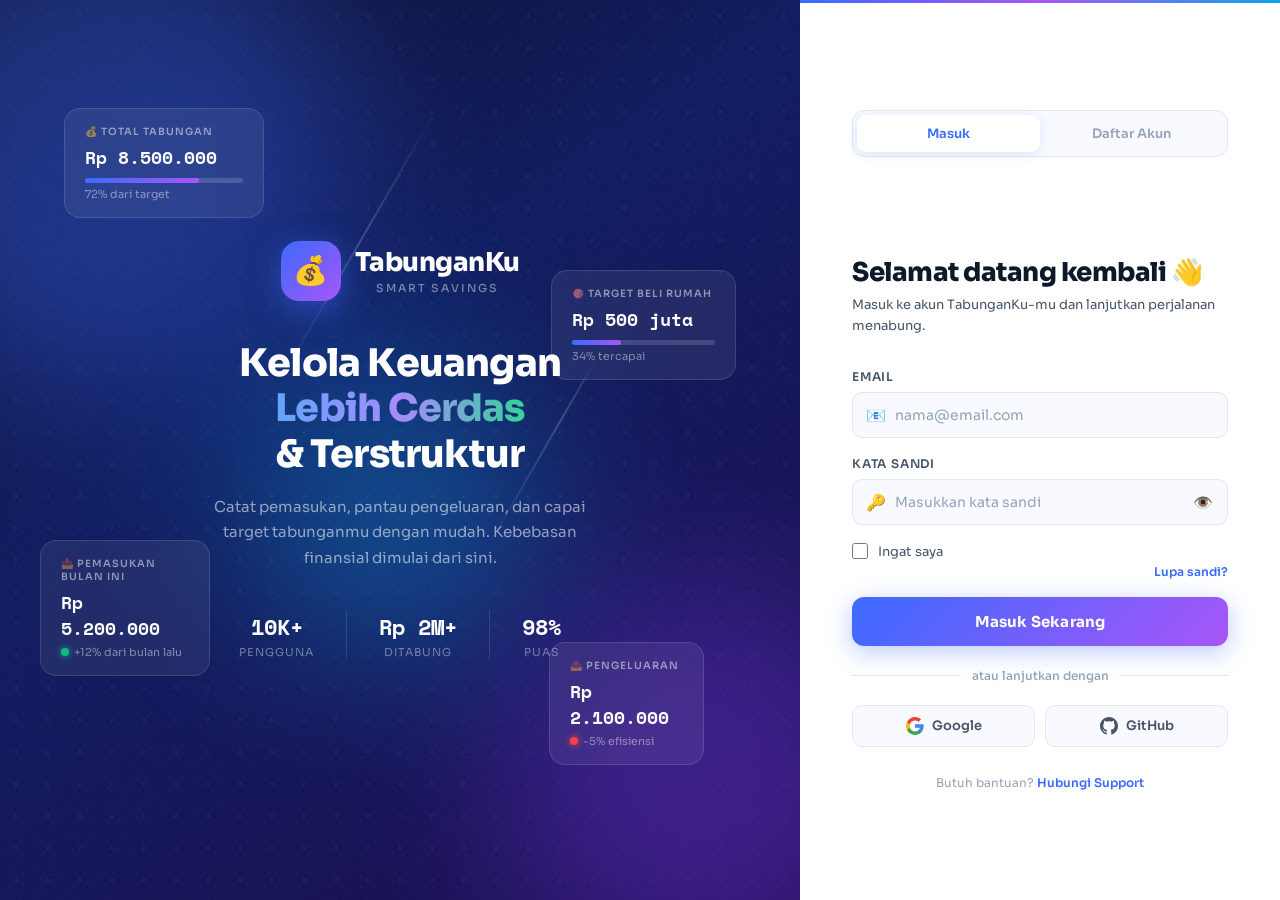
<file: auth.html>
<!DOCTYPE html>
<html lang="id">
<head>
  <meta charset="UTF-8" />
  <meta name="viewport" content="width=device-width, initial-scale=1.0" />
  <title>TabunganKu — Masuk</title>
  <link rel="preconnect" href="https://fonts.googleapis.com" />
  <link href="https://fonts.googleapis.com/css2?family=Sora:wght@300;400;500;600;700;800&family=Space+Mono:wght@400;700&display=swap" rel="stylesheet" />
  <style>
    /* ===== RESET & BASE ===== */
    *, *::before, *::after { box-sizing: border-box; margin: 0; padding: 0; }

    :root {
      --blue:       #3b6bff;
      --blue2:      #5b87ff;
      --purple:     #7c3aed;
      --purple2:    #a855f7;
      --teal:       #0ea5e9;
      --green:      #10b981;
      --text:       #0f172a;
      --text2:      #475569;
      --text3:      #94a3b8;
      --surface:    #ffffff;
      --border:     #e2e8f0;
      --bg:         #f8faff;
      --error:      #ef4444;
      --success:    #10b981;
    }

    html, body {
      height: 100%;
      font-family: 'Sora', sans-serif;
      background: var(--bg);
      color: var(--text);
      overflow-x: hidden;
    }

    /* ===== LAYOUT WRAPPER ===== */
    .auth-wrapper {
      display: grid;
      grid-template-columns: 1fr 480px;
      min-height: 100vh;
    }

    /* ============================================
       LEFT PANEL — Ilustrasi & Branding
    ============================================ */
    .left-panel {
      position: relative;
      background: linear-gradient(145deg, #0a0e2e 0%, #0d1b5e 40%, #1a0a4e 100%);
      overflow: hidden;
      display: flex;
      flex-direction: column;
      justify-content: center;
      align-items: center;
      padding: 60px 48px;
    }

    /* Mesh gradient blobs */
    .blob {
      position: absolute;
      border-radius: 50%;
      filter: blur(80px);
      opacity: 0.35;
      animation: blobFloat 8s ease-in-out infinite;
    }
    .blob-1 { width: 500px; height: 500px; background: #3b6bff; top: -100px; left: -150px; animation-delay: 0s; }
    .blob-2 { width: 400px; height: 400px; background: #7c3aed; bottom: -80px; right: -100px; animation-delay: 3s; }
    .blob-3 { width: 300px; height: 300px; background: #0ea5e9; top: 40%; left: 30%; animation-delay: 1.5s; }

    @keyframes blobFloat {
      0%, 100% { transform: translate(0, 0) scale(1); }
      33%       { transform: translate(20px, -30px) scale(1.05); }
      66%       { transform: translate(-15px, 20px) scale(.97); }
    }

    /* Noise texture overlay */
    .noise {
      position: absolute; inset: 0;
      background-image: url("data:image/svg+xml,%3Csvg viewBox='0 0 256 256' xmlns='http://www.w3.org/2000/svg'%3E%3Cfilter id='noise'%3E%3CfeTurbulence type='fractalNoise' baseFrequency='0.9' numOctaves='4' stitchTiles='stitch'/%3E%3C/filter%3E%3Crect width='100%25' height='100%25' filter='url(%23noise)' opacity='0.04'/%3E%3C/svg%3E");
      pointer-events: none; z-index: 0;
    }

    /* Floating cards */
    .float-cards { position: absolute; inset: 0; pointer-events: none; z-index: 1; }

    .fcard {
      position: absolute;
      background: rgba(255,255,255,0.07);
      border: 1px solid rgba(255,255,255,0.12);
      border-radius: 16px;
      backdrop-filter: blur(12px);
      padding: 16px 20px;
      animation: cardFloat linear infinite;
    }

    .fcard-1 { width: 200px; top: 12%; left: 8%;  animation-duration: 14s; animation-delay: 0s; }
    .fcard-2 { width: 170px; top: 60%; left: 5%;  animation-duration: 18s; animation-delay: 2s; }
    .fcard-3 { width: 185px; top: 30%; right: 8%; animation-duration: 16s; animation-delay: 1s; }
    .fcard-4 { width: 155px; bottom: 15%; right: 12%; animation-duration: 12s; animation-delay: 3s; }

    @keyframes cardFloat {
      0%, 100% { transform: translateY(0px) rotate(-1deg); }
      50%       { transform: translateY(-18px) rotate(1deg); }
    }

    .fcard-label { font-size: 10px; font-weight: 600; color: rgba(255,255,255,.5); text-transform: uppercase; letter-spacing: 1px; margin-bottom: 6px; }
    .fcard-value { font-family: 'Space Mono', monospace; font-size: 18px; font-weight: 700; color: white; }
    .fcard-sub   { font-size: 11px; color: rgba(255,255,255,.45); margin-top: 4px; }
    .fcard-dot   { display: inline-block; width: 8px; height: 8px; border-radius: 50%; margin-right: 5px; }
    .dot-green   { background: #10b981; box-shadow: 0 0 6px #10b981; }
    .dot-red     { background: #ef4444; box-shadow: 0 0 6px #ef4444; }

    /* Progress mini in card */
    .fcard-bar-wrap { background: rgba(255,255,255,.15); border-radius: 99px; height: 5px; margin-top: 8px; }
    .fcard-bar      { height: 5px; border-radius: 99px; background: linear-gradient(90deg,#3b6bff,#a855f7); }

    /* Grid dots pattern */
    .dot-grid {
      position: absolute; inset: 0;
      background-image: radial-gradient(circle, rgba(255,255,255,.12) 1px, transparent 1px);
      background-size: 32px 32px;
      pointer-events: none; z-index: 0;
    }

    /* Diagonal line accent */
    .diag-line {
      position: absolute;
      width: 2px; height: 300px;
      background: linear-gradient(180deg, transparent, rgba(255,255,255,.18), transparent);
      transform: rotate(30deg);
    }
    .diag-1 { top: 10%; left: 45%; }
    .diag-2 { top: 30%; left: 70%; }

    /* Brand content */
    .left-content {
      position: relative; z-index: 2;
      text-align: center; max-width: 420px;
    }

    .brand-logo {
      display: inline-flex; align-items: center; gap: 14px;
      margin-bottom: 40px;
    }
    .brand-logo-icon {
      width: 60px; height: 60px; border-radius: 18px;
      background: linear-gradient(135deg, var(--blue), var(--purple2));
      display: grid; place-items: center;
      font-size: 28px;
      box-shadow: 0 8px 32px rgba(59,107,255,.5);
    }
    .brand-logo-name {
      font-size: 26px; font-weight: 800; color: white; letter-spacing: -.5px;
    }
    .brand-logo-tag {
      font-size: 11px; font-weight: 500; color: rgba(255,255,255,.45);
      text-transform: uppercase; letter-spacing: 2px; margin-top: 2px;
    }

    .left-headline {
      font-size: 38px; font-weight: 800; color: white;
      line-height: 1.2; letter-spacing: -.8px; margin-bottom: 16px;
    }
    .left-headline span {
      background: linear-gradient(90deg, #60a5fa, #a78bfa, #34d399);
      -webkit-background-clip: text; -webkit-text-fill-color: transparent; background-clip: text;
    }

    .left-sub { font-size: 15px; color: rgba(255,255,255,.55); line-height: 1.7; margin-bottom: 40px; }

    .left-stats {
      display: flex; gap: 32px; justify-content: center;
    }
    .lstat { text-align: center; }
    .lstat-value { font-family: 'Space Mono', monospace; font-size: 22px; font-weight: 700; color: white; }
    .lstat-label { font-size: 11px; color: rgba(255,255,255,.4); margin-top: 2px; text-transform: uppercase; letter-spacing: 1px; }
    .lstat-div   { width: 1px; background: rgba(255,255,255,.12); }

    /* Animated number */
    @keyframes numCount {
      from { opacity: 0; transform: translateY(10px); }
      to   { opacity: 1; transform: translateY(0); }
    }
    .lstat-value { animation: numCount .8s ease both; }

    /* ============================================
       RIGHT PANEL — Auth Form
    ============================================ */
    .right-panel {
      background: var(--surface);
      display: flex;
      flex-direction: column;
      justify-content: center;
      padding: 48px 52px;
      position: relative;
      overflow-y: auto;
    }

    /* Subtle top stripe */
    .right-panel::before {
      content: '';
      position: absolute; top: 0; left: 0; right: 0; height: 3px;
      background: linear-gradient(90deg, var(--blue), var(--purple2), var(--teal));
    }

    /* Tab switcher */
    .tab-bar {
      display: flex;
      background: var(--bg);
      border-radius: 12px;
      padding: 4px;
      margin-bottom: 36px;
      border: 1px solid var(--border);
    }

    .tab-btn {
      flex: 1; padding: 10px 16px;
      border: none; background: none;
      font-family: 'Sora', sans-serif;
      font-size: 13px; font-weight: 600;
      color: var(--text3);
      border-radius: 9px;
      cursor: pointer;
      transition: all .25s ease;
    }

    .tab-btn.active {
      background: white;
      color: var(--blue);
      box-shadow: 0 2px 12px rgba(59,107,255,.15);
    }

    /* Form title */
    .form-title    { font-size: 26px; font-weight: 800; letter-spacing: -.5px; margin-bottom: 6px; }
    .form-subtitle { font-size: 13px; color: var(--text2); margin-bottom: 32px; line-height: 1.6; }
    .form-subtitle a { color: var(--blue); text-decoration: none; font-weight: 600; }

    /* Input fields */
    .field { margin-bottom: 18px; }

    .field-label {
      display: block;
      font-size: 12px; font-weight: 600;
      color: var(--text2); text-transform: uppercase; letter-spacing: .8px;
      margin-bottom: 8px;
    }

    .field-wrap {
      position: relative;
    }

    .field-icon {
      position: absolute; left: 14px; top: 50%; transform: translateY(-50%);
      font-size: 16px; pointer-events: none;
      transition: all .2s;
    }

    .field-input {
      width: 100%;
      background: var(--bg);
      border: 1.5px solid var(--border);
      border-radius: 10px;
      padding: 13px 42px 13px 42px;
      font-family: 'Sora', sans-serif;
      font-size: 14px; color: var(--text);
      outline: none;
      transition: all .25s ease;
    }

    .field-input:focus {
      border-color: var(--blue);
      background: white;
      box-shadow: 0 0 0 4px rgba(59,107,255,.1);
    }

    .field-input::placeholder { color: var(--text3); }

    /* Eye toggle */
    .eye-btn {
      position: absolute; right: 13px; top: 50%; transform: translateY(-50%);
      background: none; border: none; cursor: pointer;
      font-size: 16px; color: var(--text3);
      transition: color .2s;
      padding: 2px;
    }
    .eye-btn:hover { color: var(--blue); }

    /* Password strength */
    .strength-bar {
      display: flex; gap: 4px; margin-top: 8px;
    }
    .strength-seg {
      flex: 1; height: 3px; border-radius: 99px;
      background: var(--border);
      transition: background .4s ease;
    }
    .strength-text { font-size: 11px; color: var(--text3); margin-top: 5px; }

    /* Error message */
    .field-error {
      font-size: 11px; color: var(--error);
      margin-top: 5px; display: none;
      animation: fadeIn .2s ease;
    }
    .field-error.show { display: block; }

    @keyframes fadeIn { from { opacity:0; transform:translateY(-4px); } to { opacity:1; transform:translateY(0); } }

    /* Checkbox row */
    .check-row {
      display: flex; align-items: center; gap: 10px;
      margin-bottom: 18px; font-size: 13px; color: var(--text2);
    }
    .check-row input[type="checkbox"] {
      width: 16px; height: 16px; accent-color: var(--blue); cursor: pointer;
    }
    .check-row a { color: var(--blue); text-decoration: none; font-weight: 600; }

    .forgot-link {
      font-size: 12px; color: var(--blue); text-decoration: none; font-weight: 600;
      float: right; margin-top: -14px; margin-bottom: 18px;
      transition: opacity .2s;
    }
    .forgot-link:hover { opacity: .7; }

    /* Submit button */
    .btn-submit {
      width: 100%;
      padding: 15px;
      background: linear-gradient(135deg, var(--blue), var(--purple2));
      border: none; border-radius: 12px;
      color: white; font-family: 'Sora', sans-serif;
      font-size: 15px; font-weight: 700;
      cursor: pointer;
      transition: all .28s ease;
      box-shadow: 0 6px 24px rgba(59,107,255,.35);
      position: relative; overflow: hidden;
      letter-spacing: .2px;
    }

    .btn-submit:hover {
      transform: translateY(-2px);
      box-shadow: 0 10px 32px rgba(59,107,255,.5);
    }

    .btn-submit:active { transform: translateY(0); }

    /* Button shimmer */
    .btn-submit::after {
      content: '';
      position: absolute; top: 0; left: -100%; width: 60%; height: 100%;
      background: linear-gradient(90deg, transparent, rgba(255,255,255,.2), transparent);
      transform: skewX(-20deg);
      transition: left .6s ease;
    }
    .btn-submit:hover::after { left: 160%; }

    /* Loading state */
    .btn-submit.loading {
      pointer-events: none; opacity: .8;
    }
    .btn-submit.loading::before {
      content: '';
      display: inline-block; width: 16px; height: 16px;
      border: 2px solid rgba(255,255,255,.4);
      border-top-color: white; border-radius: 50%;
      animation: spin .7s linear infinite;
      margin-right: 8px; vertical-align: middle;
    }
    @keyframes spin { to { transform: rotate(360deg); } }

    /* Divider */
    .or-divider {
      display: flex; align-items: center; gap: 12px;
      margin: 22px 0; color: var(--text3); font-size: 12px; font-weight: 500;
    }
    .or-divider::before, .or-divider::after {
      content: ''; flex: 1; height: 1px; background: var(--border);
    }

    /* Social buttons */
    .social-row { display: flex; gap: 10px; }

    .btn-social {
      flex: 1; padding: 11px;
      background: var(--bg); border: 1.5px solid var(--border);
      border-radius: 10px; cursor: pointer;
      font-family: 'Sora', sans-serif; font-size: 13px; font-weight: 600;
      color: var(--text2);
      display: flex; align-items: center; justify-content: center; gap: 8px;
      transition: all .25s;
    }
    .btn-social:hover { border-color: var(--blue); color: var(--blue); background: white; }
    .btn-social img { width: 18px; height: 18px; }

    /* Toast inside form */
    .form-toast {
      background: var(--bg); border: 1.5px solid var(--border);
      border-radius: 10px; padding: 12px 16px;
      font-size: 13px; font-weight: 500;
      display: flex; align-items: center; gap: 10px;
      margin-bottom: 20px;
      opacity: 0; transform: translateY(-8px);
      transition: all .3s ease;
      pointer-events: none;
    }
    .form-toast.show { opacity: 1; transform: translateY(0); pointer-events: auto; }
    .form-toast.success { border-color: var(--success); color: var(--success); background: #f0fdf4; }
    .form-toast.error   { border-color: var(--error);   color: var(--error);   background: #fef2f2; }

    /* Form panels */
    .form-panel { display: none; }
    .form-panel.active { display: block; animation: panelIn .3s ease; }
    @keyframes panelIn { from { opacity:0; transform:translateX(12px); } to { opacity:1; transform:translateX(0); } }

    /* Footer */
    .right-footer {
      margin-top: 28px; text-align: center;
      font-size: 12px; color: var(--text3);
    }
    .right-footer a { color: var(--blue); text-decoration: none; font-weight: 600; }

    /* Avatar upload (register) */
    .avatar-row { display: flex; align-items: center; gap: 16px; margin-bottom: 20px; }
    .avatar-preview {
      width: 56px; height: 56px; border-radius: 16px;
      background: linear-gradient(135deg, var(--blue), var(--purple2));
      display: grid; place-items: center;
      font-size: 24px; flex-shrink: 0;
      overflow: hidden;
    }
    .avatar-preview img { width: 100%; height: 100%; object-fit: cover; }
    .avatar-info { flex: 1; }
    .avatar-info p { font-size: 13px; font-weight: 600; margin-bottom: 2px; }
    .avatar-info span { font-size: 11px; color: var(--text3); }

    /* ===== RESPONSIVE ===== */
    @media (max-width: 900px) {
      .auth-wrapper { grid-template-columns: 1fr; }
      .left-panel { min-height: 280px; padding: 40px 24px; }
      .left-headline { font-size: 26px; }
      .fcard-1, .fcard-2, .fcard-3, .fcard-4 { display: none; }
      .left-stats { gap: 20px; }
      .right-panel { padding: 36px 28px; }
    }

    @media (max-width: 480px) {
      .right-panel { padding: 28px 20px; }
      .form-title { font-size: 22px; }
    }
  </style>
</head>
<body>

<div class="auth-wrapper">

  <!-- ============ LEFT PANEL ============ -->
  <div class="left-panel">
    <div class="noise"></div>
    <div class="dot-grid"></div>
    <div class="blob blob-1"></div>
    <div class="blob blob-2"></div>
    <div class="blob blob-3"></div>
    <div class="diag-line diag-1"></div>
    <div class="diag-line diag-2"></div>

    <!-- Floating Cards -->
    <div class="float-cards">
      <div class="fcard fcard-1">
        <div class="fcard-label">💰 Total Tabungan</div>
        <div class="fcard-value">Rp 8.500.000</div>
        <div class="fcard-bar-wrap"><div class="fcard-bar" style="width:72%"></div></div>
        <div class="fcard-sub">72% dari target</div>
      </div>

      <div class="fcard fcard-2">
        <div class="fcard-label">📥 Pemasukan Bulan Ini</div>
        <div class="fcard-value">Rp 5.200.000</div>
        <div class="fcard-sub"><span class="fcard-dot dot-green"></span>+12% dari bulan lalu</div>
      </div>

      <div class="fcard fcard-3">
        <div class="fcard-label">🎯 Target Beli Rumah</div>
        <div class="fcard-value">Rp 500 juta</div>
        <div class="fcard-bar-wrap"><div class="fcard-bar" style="width:34%"></div></div>
        <div class="fcard-sub">34% tercapai</div>
      </div>

      <div class="fcard fcard-4">
        <div class="fcard-label">📤 Pengeluaran</div>
        <div class="fcard-value">Rp 2.100.000</div>
        <div class="fcard-sub"><span class="fcard-dot dot-red"></span>-5% efisiensi</div>
      </div>
    </div>

    <!-- Main Content -->
    <div class="left-content">
      <div class="brand-logo">
        <div class="brand-logo-icon">💰</div>
        <div>
          <div class="brand-logo-name">TabunganKu</div>
          <div class="brand-logo-tag">Smart Savings</div>
        </div>
      </div>

      <h1 class="left-headline">
        Kelola Keuangan<br/>
        <span>Lebih Cerdas</span><br/>
        & Terstruktur
      </h1>

      <p class="left-sub">
        Catat pemasukan, pantau pengeluaran, dan capai target tabunganmu dengan mudah. Kebebasan finansial dimulai dari sini.
      </p>

      <div class="left-stats">
        <div class="lstat">
          <div class="lstat-value" style="animation-delay:.1s">10K+</div>
          <div class="lstat-label">Pengguna</div>
        </div>
        <div class="lstat-div"></div>
        <div class="lstat">
          <div class="lstat-value" style="animation-delay:.25s">Rp 2M+</div>
          <div class="lstat-label">Ditabung</div>
        </div>
        <div class="lstat-div"></div>
        <div class="lstat">
          <div class="lstat-value" style="animation-delay:.4s">98%</div>
          <div class="lstat-label">Puas</div>
        </div>
      </div>
    </div>
  </div>

  <!-- ============ RIGHT PANEL ============ -->
  <div class="right-panel">

    <!-- Tab bar -->
    <div class="tab-bar">
      <button class="tab-btn active" id="tab-login"    onclick="switchTab('login')">Masuk</button>
      <button class="tab-btn"        id="tab-register" onclick="switchTab('register')">Daftar Akun</button>
    </div>

    <!-- Alert toast -->
    <div class="form-toast" id="form-toast">
      <span id="toast-icon">✅</span>
      <span id="toast-text">Pesan</span>
    </div>

    <!-- ===== LOGIN FORM ===== -->
    <div class="form-panel active" id="panel-login">
      <h2 class="form-title">Selamat datang kembali 👋</h2>
      <p class="form-subtitle">Masuk ke akun TabunganKu-mu dan lanjutkan perjalanan menabung.</p>

      <!-- Email -->
      <div class="field">
        <label class="field-label">Email</label>
        <div class="field-wrap">
          <span class="field-icon">📧</span>
          <input class="field-input" type="email" id="login-email" placeholder="nama@email.com" autocomplete="email" />
        </div>
        <span class="field-error" id="err-login-email">Email tidak valid.</span>
      </div>

      <!-- Password -->
      <div class="field">
        <label class="field-label">Kata Sandi</label>
        <div class="field-wrap">
          <span class="field-icon">🔑</span>
          <input class="field-input" type="password" id="login-pass" placeholder="Masukkan kata sandi" autocomplete="current-password" />
          <button class="eye-btn" onclick="toggleEye('login-pass', this)" type="button">👁️</button>
        </div>
        <span class="field-error" id="err-login-pass">Kata sandi tidak boleh kosong.</span>
      </div>

      <!-- Remember + Forgot -->
      <div class="check-row">
        <input type="checkbox" id="remember" />
        <label for="remember">Ingat saya</label>
      </div>
      <a href="#" class="forgot-link" onclick="forgotPassword(event)">Lupa sandi?</a>

      <!-- Submit -->
      <button class="btn-submit" id="btn-login" onclick="handleLogin()">
        Masuk Sekarang
      </button>

      <div class="or-divider">atau lanjutkan dengan</div>

      <div class="social-row">
        <button class="btn-social" onclick="socialLogin('Google')">
          <svg width="18" height="18" viewBox="0 0 18 18"><path d="M17.64 9.2c0-.637-.057-1.251-.164-1.84H9v3.481h4.844c-.209 1.125-.843 2.078-1.796 2.717v2.258h2.908c1.702-1.567 2.684-3.875 2.684-6.615z" fill="#4285F4"/><path d="M9 18c2.43 0 4.467-.806 5.956-2.184l-2.908-2.258c-.806.54-1.837.86-3.048.86-2.344 0-4.328-1.584-5.036-3.711H.957v2.332C2.438 15.983 5.482 18 9 18z" fill="#34A853"/><path d="M3.964 10.707c-.18-.54-.282-1.117-.282-1.707s.102-1.167.282-1.707V4.961H.957C.347 6.175 0 7.55 0 9s.348 2.825.957 4.039l3.007-2.332z" fill="#FBBC05"/><path d="M9 3.58c1.321 0 2.508.454 3.44 1.345l2.582-2.58C13.463.891 11.426 0 9 0 5.482 0 2.438 2.017.957 4.961L3.964 7.293C4.672 5.166 6.656 3.58 9 3.58z" fill="#EA4335"/></svg>
          Google
        </button>
        <button class="btn-social" onclick="socialLogin('GitHub')">
          <svg width="18" height="18" viewBox="0 0 24 24" fill="currentColor"><path d="M12 0C5.374 0 0 5.373 0 12c0 5.302 3.438 9.8 8.207 11.387.599.111.793-.261.793-.577v-2.234c-3.338.726-4.033-1.416-4.033-1.416-.546-1.387-1.333-1.756-1.333-1.756-1.089-.745.083-.729.083-.729 1.205.084 1.839 1.237 1.839 1.237 1.07 1.834 2.807 1.304 3.492.997.107-.775.418-1.305.762-1.604-2.665-.305-5.467-1.334-5.467-5.931 0-1.311.469-2.381 1.236-3.221-.124-.303-.535-1.524.117-3.176 0 0 1.008-.322 3.301 1.23A11.509 11.509 0 0 1 12 5.803c1.02.005 2.047.138 3.006.404 2.291-1.552 3.297-1.23 3.297-1.23.653 1.653.242 2.874.118 3.176.77.84 1.235 1.911 1.235 3.221 0 4.609-2.807 5.624-5.479 5.921.43.372.823 1.102.823 2.222v3.293c0 .319.192.694.801.576C20.566 21.797 24 17.3 24 12c0-6.627-5.373-12-12-12z"/></svg>
          GitHub
        </button>
      </div>
    </div>

    <!-- ===== REGISTER FORM ===== -->
    <div class="form-panel" id="panel-register">
      <h2 class="form-title">Buat akun baru ✨</h2>
      <p class="form-subtitle">Bergabung dengan TabunganKu dan mulai perjalanan menabungmu hari ini.</p>

      <!-- Nama -->
      <div class="field">
        <label class="field-label">Nama Lengkap</label>
        <div class="field-wrap">
          <span class="field-icon">👤</span>
          <input class="field-input" type="text" id="reg-name" placeholder="Nama kamu" autocomplete="name" />
        </div>
        <span class="field-error" id="err-reg-name">Nama tidak boleh kosong.</span>
      </div>

      <!-- Email -->
      <div class="field">
        <label class="field-label">Email</label>
        <div class="field-wrap">
          <span class="field-icon">📧</span>
          <input class="field-input" type="email" id="reg-email" placeholder="nama@email.com" autocomplete="email" />
        </div>
        <span class="field-error" id="err-reg-email">Masukkan email yang valid.</span>
      </div>

      <!-- Password -->
      <div class="field">
        <label class="field-label">Kata Sandi</label>
        <div class="field-wrap">
          <span class="field-icon">🔑</span>
          <input class="field-input" type="password" id="reg-pass" placeholder="Min. 8 karakter" autocomplete="new-password" oninput="checkStrength(this.value)" />
          <button class="eye-btn" onclick="toggleEye('reg-pass', this)" type="button">👁️</button>
        </div>
        <!-- Strength bar -->
        <div class="strength-bar">
          <div class="strength-seg" id="str-1"></div>
          <div class="strength-seg" id="str-2"></div>
          <div class="strength-seg" id="str-3"></div>
          <div class="strength-seg" id="str-4"></div>
        </div>
        <div class="strength-text" id="str-text">Masukkan kata sandi</div>
        <span class="field-error" id="err-reg-pass">Kata sandi min. 8 karakter.</span>
      </div>

      <!-- Konfirmasi Password -->
      <div class="field">
        <label class="field-label">Konfirmasi Kata Sandi</label>
        <div class="field-wrap">
          <span class="field-icon">🔒</span>
          <input class="field-input" type="password" id="reg-pass2" placeholder="Ulangi kata sandi" autocomplete="new-password" />
          <button class="eye-btn" onclick="toggleEye('reg-pass2', this)" type="button">👁️</button>
        </div>
        <span class="field-error" id="err-reg-pass2">Kata sandi tidak cocok.</span>
      </div>

      <!-- Terms -->
      <div class="check-row">
        <input type="checkbox" id="reg-terms" />
        <label for="reg-terms">Saya setuju dengan <a href="#">Syarat & Ketentuan</a> dan <a href="#">Kebijakan Privasi</a></label>
      </div>

      <!-- Submit -->
      <button class="btn-submit" id="btn-register" onclick="handleRegister()">
        Buat Akun Gratis
      </button>

      <div class="or-divider">atau daftar dengan</div>

      <div class="social-row">
        <button class="btn-social" onclick="socialLogin('Google')">
          <svg width="18" height="18" viewBox="0 0 18 18"><path d="M17.64 9.2c0-.637-.057-1.251-.164-1.84H9v3.481h4.844c-.209 1.125-.843 2.078-1.796 2.717v2.258h2.908c1.702-1.567 2.684-3.875 2.684-6.615z" fill="#4285F4"/><path d="M9 18c2.43 0 4.467-.806 5.956-2.184l-2.908-2.258c-.806.54-1.837.86-3.048.86-2.344 0-4.328-1.584-5.036-3.711H.957v2.332C2.438 15.983 5.482 18 9 18z" fill="#34A853"/><path d="M3.964 10.707c-.18-.54-.282-1.117-.282-1.707s.102-1.167.282-1.707V4.961H.957C.347 6.175 0 7.55 0 9s.348 2.825.957 4.039l3.007-2.332z" fill="#FBBC05"/><path d="M9 3.58c1.321 0 2.508.454 3.44 1.345l2.582-2.58C13.463.891 11.426 0 9 0 5.482 0 2.438 2.017.957 4.961L3.964 7.293C4.672 5.166 6.656 3.58 9 3.58z" fill="#EA4335"/></svg>
          Google
        </button>
        <button class="btn-social" onclick="socialLogin('GitHub')">
          <svg width="18" height="18" viewBox="0 0 24 24" fill="currentColor"><path d="M12 0C5.374 0 0 5.373 0 12c0 5.302 3.438 9.8 8.207 11.387.599.111.793-.261.793-.577v-2.234c-3.338.726-4.033-1.416-4.033-1.416-.546-1.387-1.333-1.756-1.333-1.756-1.089-.745.083-.729.083-.729 1.205.084 1.839 1.237 1.839 1.237 1.07 1.834 2.807 1.304 3.492.997.107-.775.418-1.305.762-1.604-2.665-.305-5.467-1.334-5.467-5.931 0-1.311.469-2.381 1.236-3.221-.124-.303-.535-1.524.117-3.176 0 0 1.008-.322 3.301 1.23A11.509 11.509 0 0 1 12 5.803c1.02.005 2.047.138 3.006.404 2.291-1.552 3.297-1.23 3.297-1.23.653 1.653.242 2.874.118 3.176.77.84 1.235 1.911 1.235 3.221 0 4.609-2.807 5.624-5.479 5.921.43.372.823 1.102.823 2.222v3.293c0 .319.192.694.801.576C20.566 21.797 24 17.3 24 12c0-6.627-5.373-12-12-12z"/></svg>
          GitHub
        </button>
      </div>
    </div>

    <div class="right-footer">
      Butuh bantuan? <a href="#">Hubungi Support</a>
    </div>
  </div>
</div>

<script>
// ============================================================
// TAB SWITCH — login ↔ register
// ============================================================
function switchTab(tab) {
  document.getElementById('panel-login').classList.toggle('active',    tab === 'login');
  document.getElementById('panel-register').classList.toggle('active', tab === 'register');
  document.getElementById('tab-login').classList.toggle('active',    tab === 'login');
  document.getElementById('tab-register').classList.toggle('active', tab === 'register');
  hideToast();
}

// ============================================================
// TOGGLE PASSWORD VISIBILITY
// ============================================================
function toggleEye(inputId, btn) {
  const inp = document.getElementById(inputId);
  if (inp.type === 'password') { inp.type = 'text'; btn.textContent = '🙈'; }
  else                         { inp.type = 'password'; btn.textContent = '👁️'; }
}

// ============================================================
// PASSWORD STRENGTH CHECK
// ============================================================
function checkStrength(val) {
  let score = 0;
  if (val.length >= 8)              score++;
  if (/[A-Z]/.test(val))            score++;
  if (/[0-9]/.test(val))            score++;
  if (/[^A-Za-z0-9]/.test(val))     score++;

  const colors = ['', '#ef4444', '#f59e0b', '#3b82f6', '#10b981'];
  const labels = ['', 'Sangat Lemah', 'Cukup', 'Kuat', 'Sangat Kuat'];

  for (let i = 1; i <= 4; i++) {
    const seg = document.getElementById('str-' + i);
    seg.style.background = i <= score ? colors[score] : 'var(--border)';
  }
  document.getElementById('str-text').textContent = val.length ? labels[score] : 'Masukkan kata sandi';
  document.getElementById('str-text').style.color  = val.length ? colors[score] : 'var(--text3)';
}

// ============================================================
// SHOW / HIDE TOAST
// ============================================================
function showToast(type, icon, text) {
  const t = document.getElementById('form-toast');
  t.className = 'form-toast show ' + type;
  document.getElementById('toast-icon').textContent = icon;
  document.getElementById('toast-text').textContent = text;
  clearTimeout(window._toastTimer);
  window._toastTimer = setTimeout(hideToast, 4000);
}
function hideToast() {
  document.getElementById('form-toast').classList.remove('show');
}

// ============================================================
// VALIDATION HELPER
// ============================================================
function showErr(id, show) {
  document.getElementById(id).classList.toggle('show', show);
}

function isValidEmail(e) {
  return /^[^\s@]+@[^\s@]+\.[^\s@]+$/.test(e);
}

// ============================================================
// HANDLE LOGIN
// ============================================================
function handleLogin() {
  const email = document.getElementById('login-email').value.trim();
  const pass  = document.getElementById('login-pass').value;
  let valid   = true;

  // Validasi
  const emailOk = isValidEmail(email);
  showErr('err-login-email', !emailOk);
  if (!emailOk) valid = false;

  const passOk = pass.length > 0;
  showErr('err-login-pass', !passOk);
  if (!passOk) valid = false;

  if (!valid) return;

  // Cek akun dari localStorage
  const accounts = JSON.parse(localStorage.getItem('tabunganku_accounts') || '[]');
  const user = accounts.find(a => a.email === email && a.password === pass);

  if (!user) {
    showToast('error', '❌', 'Email atau kata sandi salah.');
    return;
  }

  // Loading state
  const btn = document.getElementById('btn-login');
  btn.classList.add('loading');
  btn.textContent = '';

  // Simpan sesi
  const remember = document.getElementById('remember').checked;
  const session  = { name: user.name, email: user.email, loggedIn: true };
  if (remember) localStorage.setItem('tabunganku_session', JSON.stringify(session));
  else          sessionStorage.setItem('tabunganku_session', JSON.stringify(session));

  showToast('success', '✅', `Selamat datang kembali, ${user.name}!`);

  // Redirect ke dashboard setelah animasi
  setTimeout(() => { window.location.href = 'index.html'; }, 1400);
}

// ============================================================
// HANDLE REGISTER
// ============================================================
function handleRegister() {
  const name  = document.getElementById('reg-name').value.trim();
  const email = document.getElementById('reg-email').value.trim();
  const pass  = document.getElementById('reg-pass').value;
  const pass2 = document.getElementById('reg-pass2').value;
  const terms = document.getElementById('reg-terms').checked;
  let valid   = true;

  const nameOk = name.length >= 2;
  showErr('err-reg-name', !nameOk);
  if (!nameOk) valid = false;

  const emailOk = isValidEmail(email);
  showErr('err-reg-email', !emailOk);
  if (!emailOk) valid = false;

  const passOk = pass.length >= 8;
  showErr('err-reg-pass', !passOk);
  if (!passOk) valid = false;

  const pass2Ok = pass === pass2 && pass.length > 0;
  showErr('err-reg-pass2', !pass2Ok);
  if (!pass2Ok) valid = false;

  if (!valid) return;

  if (!terms) {
    showToast('error', '⚠️', 'Kamu harus menyetujui Syarat & Ketentuan.');
    return;
  }

  // Cek duplikat email
  const accounts = JSON.parse(localStorage.getItem('tabunganku_accounts') || '[]');
  if (accounts.find(a => a.email === email)) {
    showToast('error', '❌', 'Email sudah terdaftar. Coba masuk.');
    return;
  }

  // Simpan akun baru
  accounts.push({ name, email, password: pass, createdAt: new Date().toISOString() });
  localStorage.setItem('tabunganku_accounts', JSON.stringify(accounts));

  // Loading
  const btn = document.getElementById('btn-register');
  btn.classList.add('loading'); btn.textContent = '';

  showToast('success', '🎉', `Akun berhasil dibuat! Selamat bergabung, ${name}!`);

  // Auto login & redirect
  const session = { name, email, loggedIn: true };
  sessionStorage.setItem('tabunganku_session', JSON.stringify(session));

  setTimeout(() => { window.location.href = 'index.html'; }, 1600);
}

// ============================================================
// FORGOT PASSWORD (simulasi)
// ============================================================
function forgotPassword(e) {
  e.preventDefault();
  const email = document.getElementById('login-email').value.trim();
  if (!email || !isValidEmail(email)) {
    showToast('error', '⚠️', 'Masukkan email terlebih dahulu.');
    return;
  }
  showToast('success', '📨', `Link reset dikirim ke ${email} (simulasi).`);
}

// ============================================================
// SOCIAL LOGIN (simulasi)
// ============================================================
function socialLogin(provider) {
  showToast('success', '🔗', `Login dengan ${provider} (fitur demo).`);
}

// ============================================================
// AUTO REDIRECT — kalau sudah login langsung ke dashboard
// ============================================================
(function checkSession() {
  const s = localStorage.getItem('tabunganku_session') || sessionStorage.getItem('tabunganku_session');
  if (s) {
    try {
      const sess = JSON.parse(s);
      if (sess.loggedIn) window.location.href = 'index.html';
    } catch(e) {}
  }
})();
</script>
</body>
</html>
</file>
